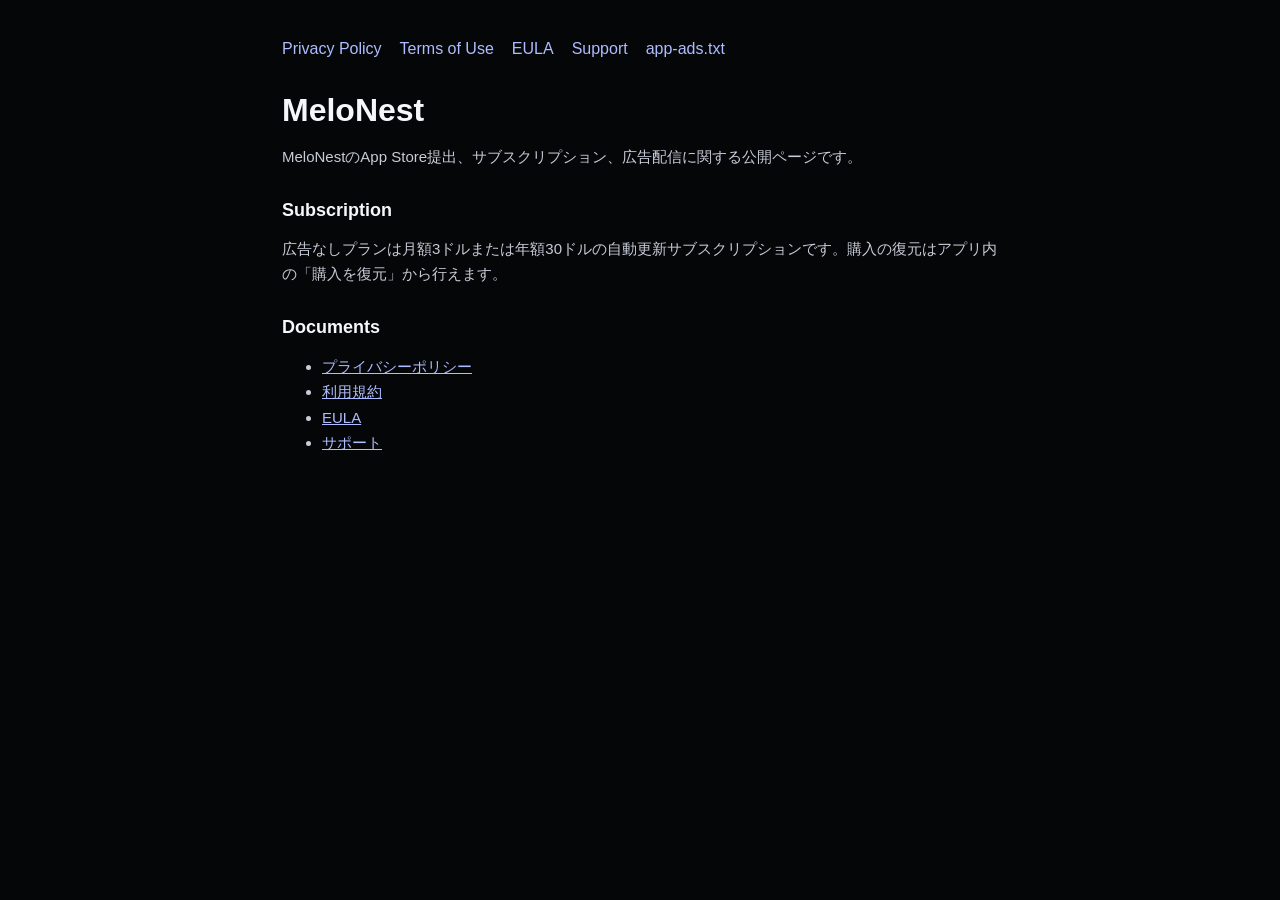
<file: index.html>
<!doctype html>
<html lang="ja">
  <head>
    <meta charset="utf-8" />
    <meta name="viewport" content="width=device-width, initial-scale=1" />
    <title>MeloNest Legal</title>
    <link rel="stylesheet" href="./legal.css" />
  </head>
  <body>
    <main>
      <nav>
        <a href="./privacy-policy.html">Privacy Policy</a>
        <a href="./terms.html">Terms of Use</a>
        <a href="./eula.html">EULA</a>
        <a href="./support.html">Support</a>
        <a href="./app-ads.txt">app-ads.txt</a>
      </nav>
      <h1>MeloNest</h1>
      <p>MeloNestのApp Store提出、サブスクリプション、広告配信に関する公開ページです。</p>

      <h2>Subscription</h2>
      <p>広告なしプランは月額3ドルまたは年額30ドルの自動更新サブスクリプションです。購入の復元はアプリ内の「購入を復元」から行えます。</p>

      <h2>Documents</h2>
      <ul>
        <li><a href="./privacy-policy.html">プライバシーポリシー</a></li>
        <li><a href="./terms.html">利用規約</a></li>
        <li><a href="./eula.html">EULA</a></li>
        <li><a href="./support.html">サポート</a></li>
      </ul>
    </main>
  </body>
</html>
</file>
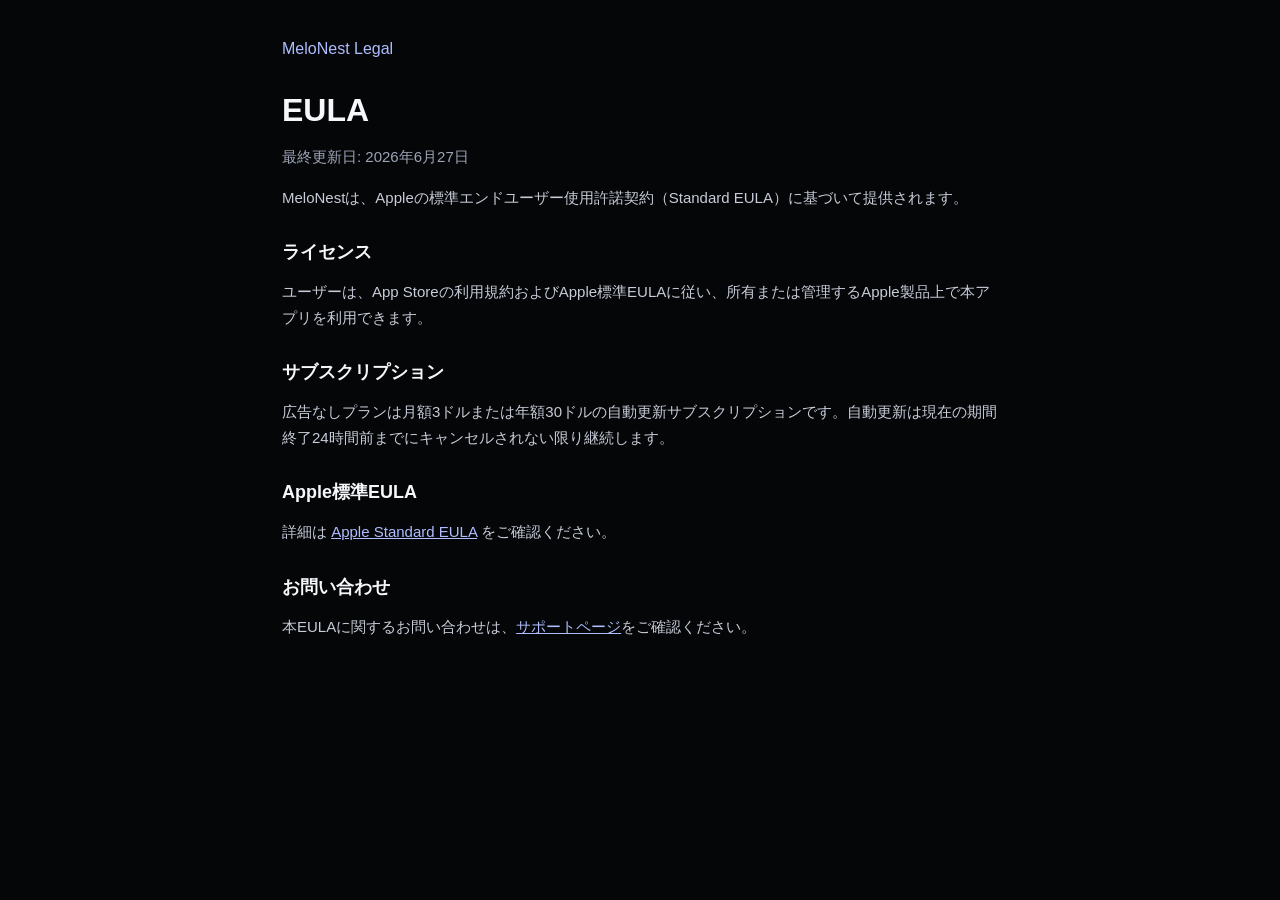
<file: eula.html>
<!doctype html>
<html lang="ja">
  <head>
    <meta charset="utf-8" />
    <meta name="viewport" content="width=device-width, initial-scale=1" />
    <title>MeloNest EULA</title>
    <link rel="stylesheet" href="./legal.css" />
  </head>
  <body>
    <main>
      <nav><a href="./index.html">MeloNest Legal</a></nav>
      <h1>EULA</h1>
      <p class="updated">最終更新日: 2026年6月27日</p>
      <p>MeloNestは、Appleの標準エンドユーザー使用許諾契約（Standard EULA）に基づいて提供されます。</p>

      <h2>ライセンス</h2>
      <p>ユーザーは、App Storeの利用規約およびApple標準EULAに従い、所有または管理するApple製品上で本アプリを利用できます。</p>

      <h2>サブスクリプション</h2>
      <p>広告なしプランは月額3ドルまたは年額30ドルの自動更新サブスクリプションです。自動更新は現在の期間終了24時間前までにキャンセルされない限り継続します。</p>

      <h2>Apple標準EULA</h2>
      <p>詳細は <a href="https://www.apple.com/legal/internet-services/itunes/dev/stdeula/">Apple Standard EULA</a> をご確認ください。</p>

      <h2>お問い合わせ</h2>
      <p>本EULAに関するお問い合わせは、<a href="./support.html">サポートページ</a>をご確認ください。</p>
    </main>
  </body>
</html>
</file>
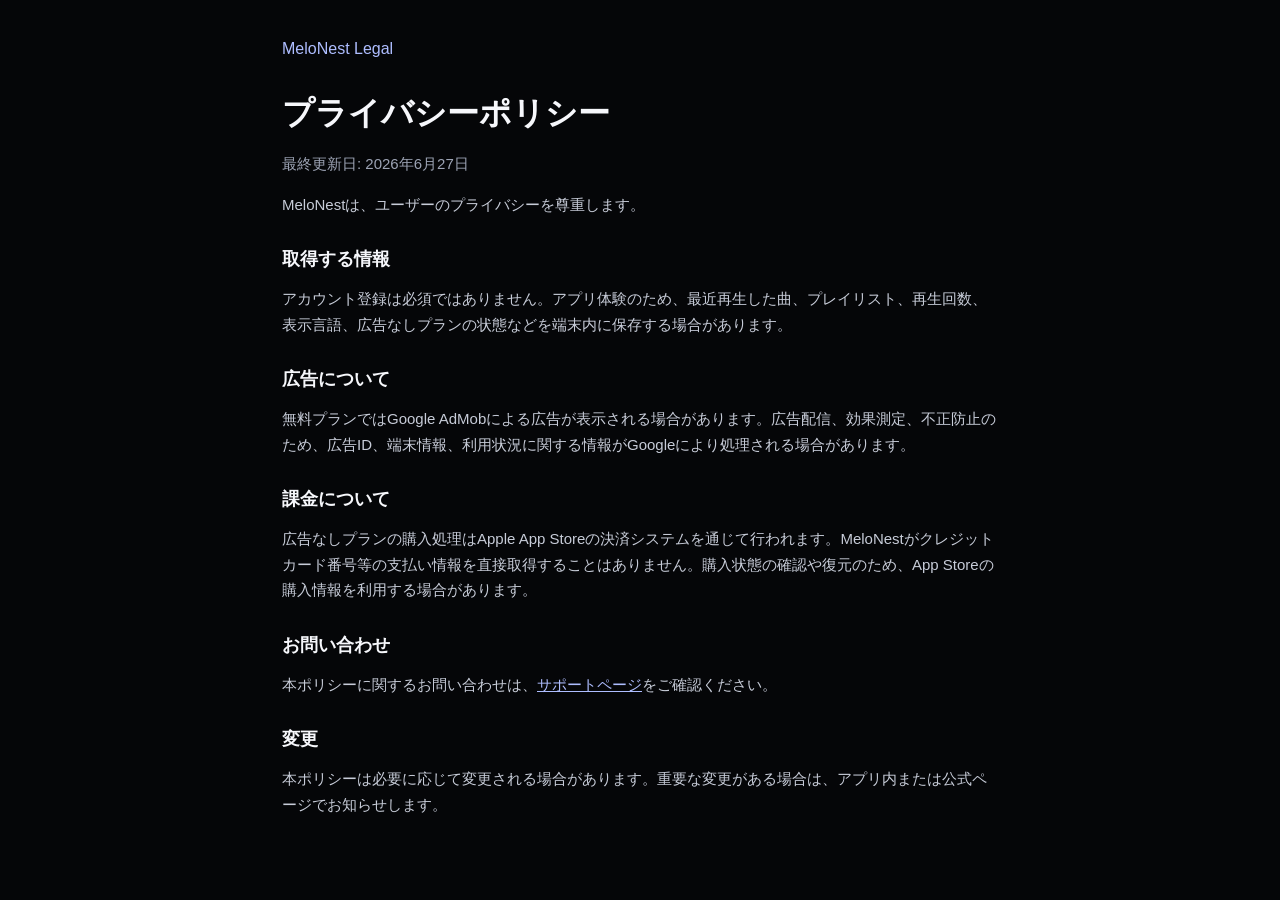
<file: privacy-policy.html>
<!doctype html>
<html lang="ja">
  <head>
    <meta charset="utf-8" />
    <meta name="viewport" content="width=device-width, initial-scale=1" />
    <title>MeloNest Privacy Policy</title>
    <link rel="stylesheet" href="./legal.css" />
  </head>
  <body>
    <main>
      <nav><a href="./index.html">MeloNest Legal</a></nav>
      <h1>プライバシーポリシー</h1>
      <p class="updated">最終更新日: 2026年6月27日</p>
      <p>MeloNestは、ユーザーのプライバシーを尊重します。</p>

      <h2>取得する情報</h2>
      <p>アカウント登録は必須ではありません。アプリ体験のため、最近再生した曲、プレイリスト、再生回数、表示言語、広告なしプランの状態などを端末内に保存する場合があります。</p>

      <h2>広告について</h2>
      <p>無料プランではGoogle AdMobによる広告が表示される場合があります。広告配信、効果測定、不正防止のため、広告ID、端末情報、利用状況に関する情報がGoogleにより処理される場合があります。</p>

      <h2>課金について</h2>
      <p>広告なしプランの購入処理はApple App Storeの決済システムを通じて行われます。MeloNestがクレジットカード番号等の支払い情報を直接取得することはありません。購入状態の確認や復元のため、App Storeの購入情報を利用する場合があります。</p>

      <h2>お問い合わせ</h2>
      <p>本ポリシーに関するお問い合わせは、<a href="./support.html">サポートページ</a>をご確認ください。</p>

      <h2>変更</h2>
      <p>本ポリシーは必要に応じて変更される場合があります。重要な変更がある場合は、アプリ内または公式ページでお知らせします。</p>
    </main>
  </body>
</html>
</file>
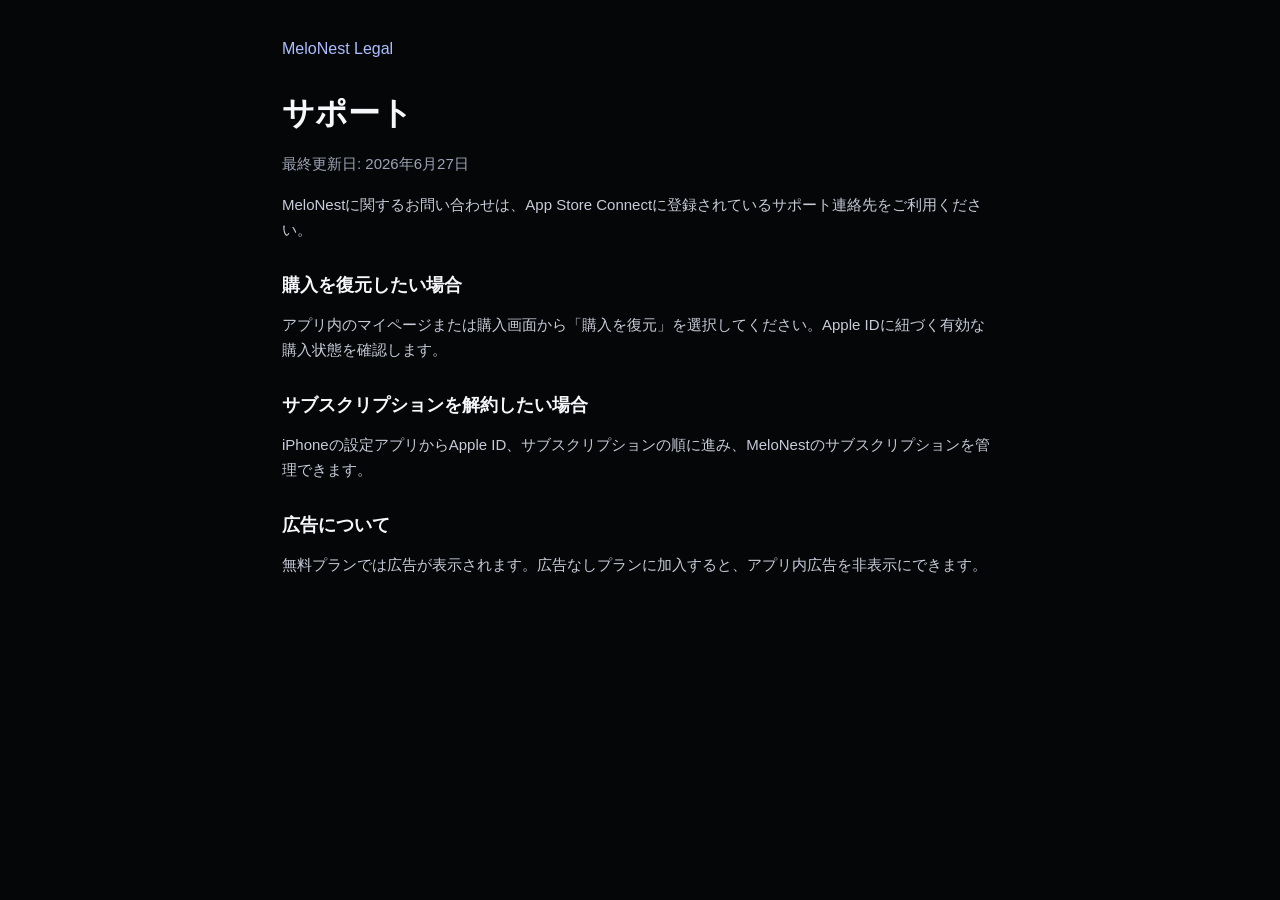
<file: support.html>
<!doctype html>
<html lang="ja">
  <head>
    <meta charset="utf-8" />
    <meta name="viewport" content="width=device-width, initial-scale=1" />
    <title>MeloNest Support</title>
    <link rel="stylesheet" href="./legal.css" />
  </head>
  <body>
    <main>
      <nav><a href="./index.html">MeloNest Legal</a></nav>
      <h1>サポート</h1>
      <p class="updated">最終更新日: 2026年6月27日</p>
      <p>MeloNestに関するお問い合わせは、App Store Connectに登録されているサポート連絡先をご利用ください。</p>

      <h2>購入を復元したい場合</h2>
      <p>アプリ内のマイページまたは購入画面から「購入を復元」を選択してください。Apple IDに紐づく有効な購入状態を確認します。</p>

      <h2>サブスクリプションを解約したい場合</h2>
      <p>iPhoneの設定アプリからApple ID、サブスクリプションの順に進み、MeloNestのサブスクリプションを管理できます。</p>

      <h2>広告について</h2>
      <p>無料プランでは広告が表示されます。広告なしプランに加入すると、アプリ内広告を非表示にできます。</p>
    </main>
  </body>
</html>
</file>
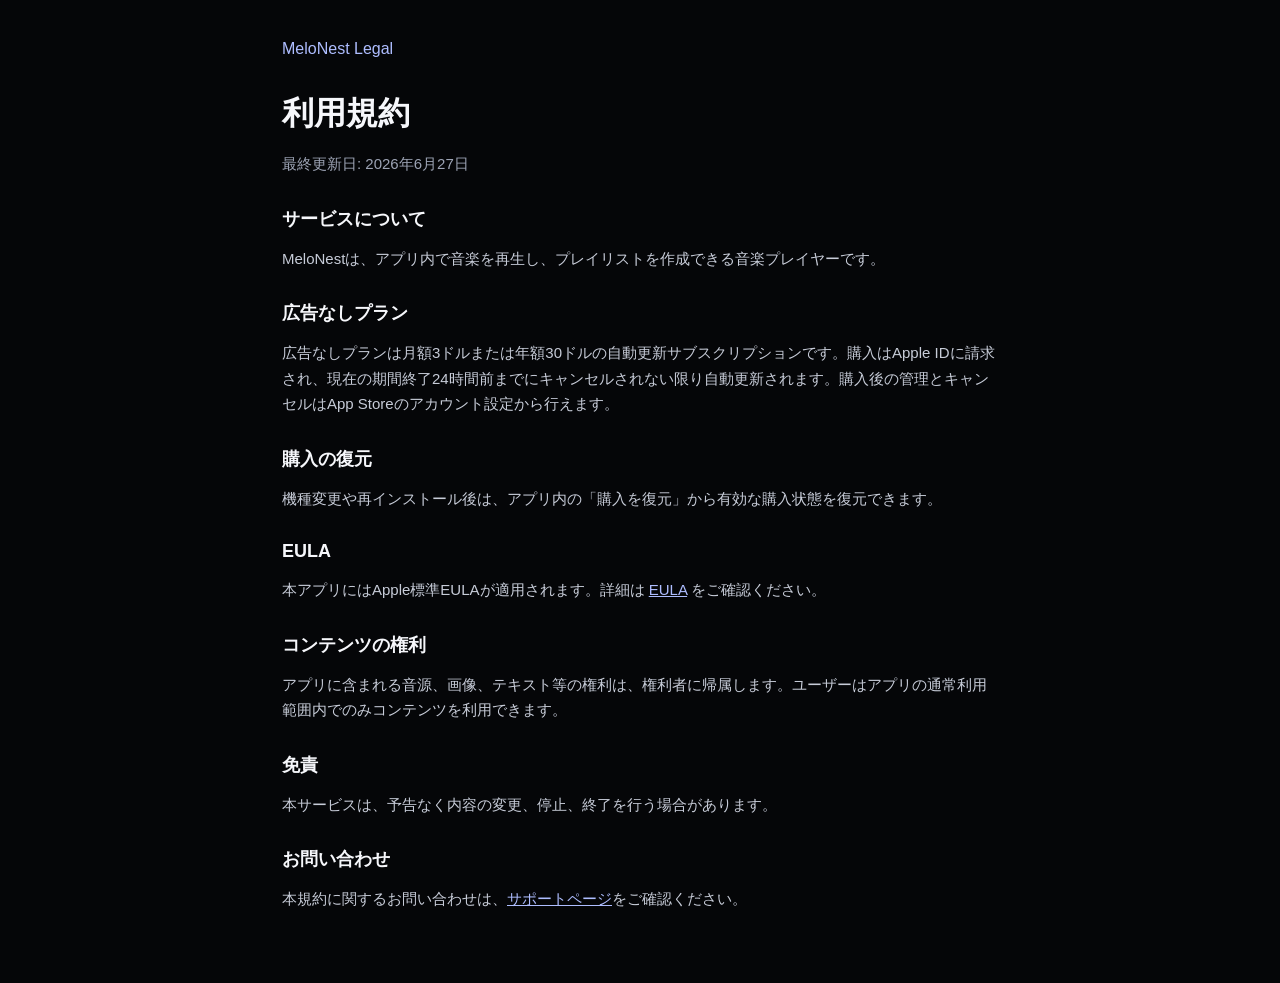
<file: terms.html>
<!doctype html>
<html lang="ja">
  <head>
    <meta charset="utf-8" />
    <meta name="viewport" content="width=device-width, initial-scale=1" />
    <title>MeloNest Terms of Use</title>
    <link rel="stylesheet" href="./legal.css" />
  </head>
  <body>
    <main>
      <nav><a href="./index.html">MeloNest Legal</a></nav>
      <h1>利用規約</h1>
      <p class="updated">最終更新日: 2026年6月27日</p>

      <h2>サービスについて</h2>
      <p>MeloNestは、アプリ内で音楽を再生し、プレイリストを作成できる音楽プレイヤーです。</p>

      <h2>広告なしプラン</h2>
      <p>広告なしプランは月額3ドルまたは年額30ドルの自動更新サブスクリプションです。購入はApple IDに請求され、現在の期間終了24時間前までにキャンセルされない限り自動更新されます。購入後の管理とキャンセルはApp Storeのアカウント設定から行えます。</p>

      <h2>購入の復元</h2>
      <p>機種変更や再インストール後は、アプリ内の「購入を復元」から有効な購入状態を復元できます。</p>

      <h2>EULA</h2>
      <p>本アプリにはApple標準EULAが適用されます。詳細は <a href="./eula.html">EULA</a> をご確認ください。</p>

      <h2>コンテンツの権利</h2>
      <p>アプリに含まれる音源、画像、テキスト等の権利は、権利者に帰属します。ユーザーはアプリの通常利用範囲内でのみコンテンツを利用できます。</p>

      <h2>免責</h2>
      <p>本サービスは、予告なく内容の変更、停止、終了を行う場合があります。</p>

      <h2>お問い合わせ</h2>
      <p>本規約に関するお問い合わせは、<a href="./support.html">サポートページ</a>をご確認ください。</p>
    </main>
  </body>
</html>
</file>
<file: legal.css>
* {
  box-sizing: border-box;
}

body {
  margin: 0;
  background: #050608;
  color: #f6f7fb;
  font-family: -apple-system, BlinkMacSystemFont, "Segoe UI", sans-serif;
}

main {
  width: min(100%, 760px);
  margin: 0 auto;
  padding: 40px 22px 56px;
}

nav {
  display: flex;
  flex-wrap: wrap;
  gap: 12px 18px;
  margin: 0 0 34px;
}

a {
  color: #aebdff;
}

nav a {
  text-decoration: none;
}

h1 {
  margin: 0 0 12px;
  font-size: 32px;
  font-weight: 600;
}

h2 {
  margin: 30px 0 10px;
  font-size: 18px;
  font-weight: 600;
}

p,
li {
  color: #c7ccd8;
  font-size: 15px;
  line-height: 1.7;
}

.updated {
  color: #9da4b5;
}
</file>
